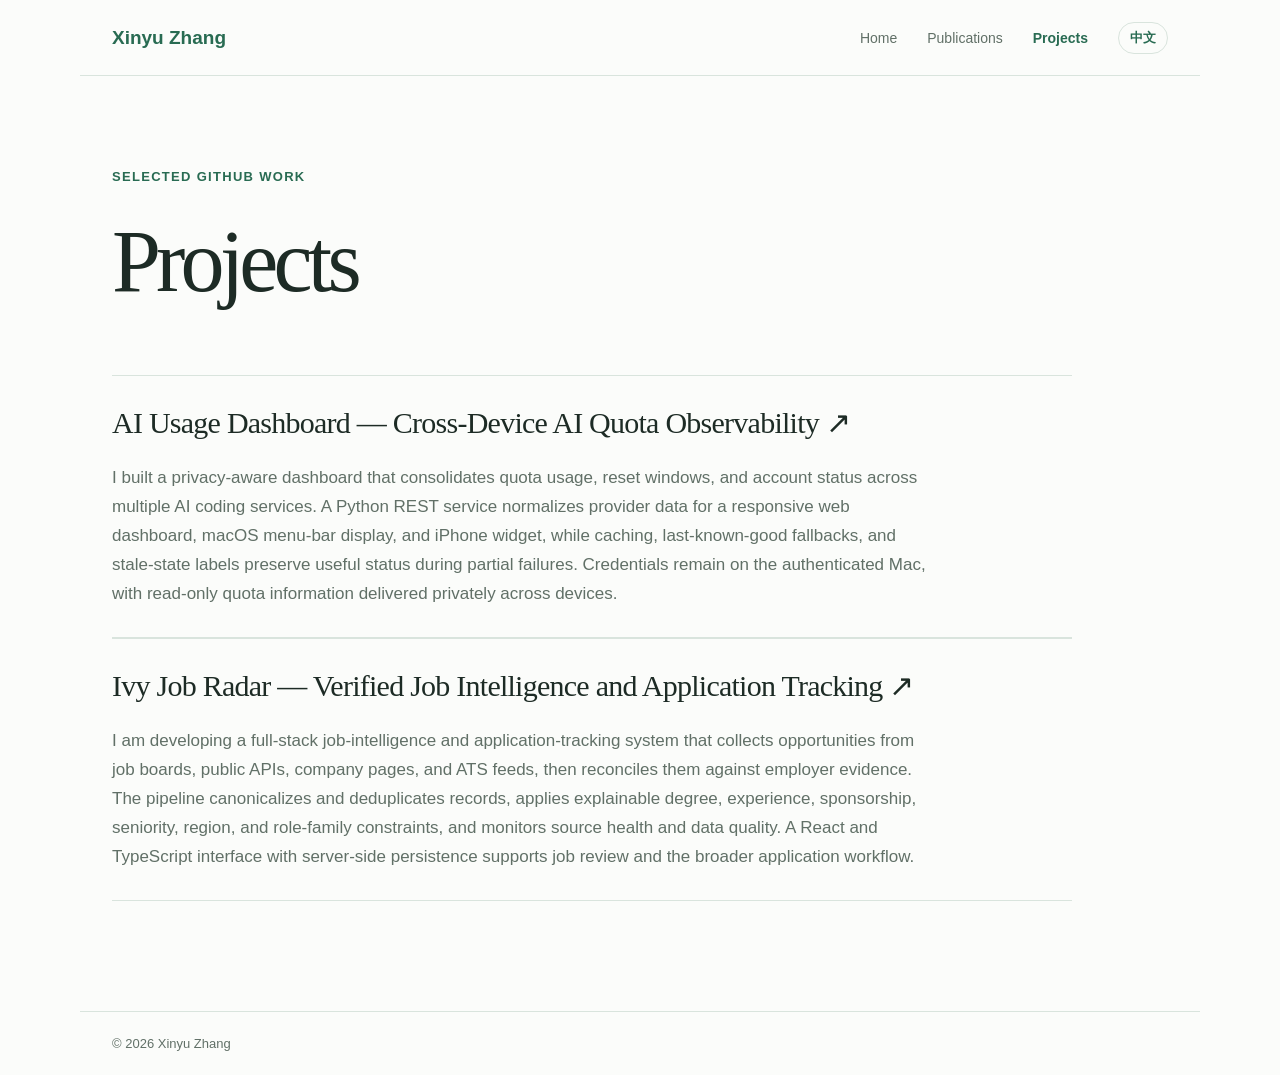
<file: projects/index.html>
<!doctype html>
<html lang="en">
<head>
  <meta charset="utf-8">
  <meta name="viewport" content="width=device-width, initial-scale=1">
  <meta http-equiv="Cache-Control" content="no-cache, no-store, must-revalidate">
  <meta http-equiv="Pragma" content="no-cache">
  <meta http-equiv="Expires" content="0">
  <meta name="description" content="GitHub projects by Xinyu Zhang.">
  <title>Projects | Xinyu Zhang</title>
  <link rel="icon" href="../favicon.svg" type="image/svg+xml">
  <link rel="stylesheet" href="../styles.css?v=20260801f">
  <script src="../script.js?v=20260801f" defer></script>
</head>
<body>
  <header class="site-header">
    <a class="brand" href="../">Xinyu Zhang</a>
    <button class="menu-button" type="button" aria-label="Toggle navigation" aria-expanded="false"><span></span><span></span></button>
    <nav class="nav" aria-label="Main navigation">
      <a href="../" data-en="Home" data-zh="首页">Home</a>
      <a href="/publications/?v=20260801f" data-en="Publications" data-zh="论文">Publications</a>
      <a href="/projects/?v=20260801f" aria-current="page" data-en="Projects" data-zh="项目">Projects</a>
      <button class="language-toggle" type="button" aria-label="切换到中文">中文</button>
    </nav>
  </header>
  <main class="page">
    <div class="page-heading">
      <p class="eyebrow" data-en="Selected GitHub work" data-zh="GitHub 项目">Selected GitHub work</p>
      <h1 data-en="Projects" data-zh="项目">Projects</h1>
    </div>
    <article class="projects-placeholder">
      <h2>
        <a href="https://github.com/XinyuIvy/ai-usage-check" target="_blank" rel="noopener noreferrer">
          AI Usage Dashboard — Cross-Device AI Quota Observability ↗
        </a>
      </h2>
      <p data-en="I built a privacy-aware dashboard that consolidates quota usage, reset windows, and account status across multiple AI coding services. A Python REST service normalizes provider data for a responsive web dashboard, macOS menu-bar display, and iPhone widget, while caching, last-known-good fallbacks, and stale-state labels preserve useful status during partial failures. Credentials remain on the authenticated Mac, with read-only quota information delivered privately across devices."
         data-zh="我开发了一个注重隐私的跨设备仪表板，用于整合多个 AI 编程服务的配额使用情况、重置时间和账户状态。Python REST 服务将不同服务商的数据标准化，并供响应式网页、macOS 菜单栏和 iPhone 小组件共同使用；缓存、最近一次有效结果和过期状态标记可在部分服务故障时保留可解释的信息。登录凭据始终保留在已认证的 Mac 上，跨设备仅私密传输只读的配额信息。">I built a privacy-aware dashboard that consolidates quota usage, reset windows, and account status across multiple AI coding services. A Python REST service normalizes provider data for a responsive web dashboard, macOS menu-bar display, and iPhone widget, while caching, last-known-good fallbacks, and stale-state labels preserve useful status during partial failures. Credentials remain on the authenticated Mac, with read-only quota information delivered privately across devices.</p>
    </article>
    <article class="projects-placeholder">
      <h2>
        <a href="https://github.com/XinyuIvy/ivy-job-radar" target="_blank" rel="noopener noreferrer">
          Ivy Job Radar — Verified Job Intelligence and Application Tracking ↗
        </a>
      </h2>
      <p data-en="I am developing a full-stack job-intelligence and application-tracking system that collects opportunities from job boards, public APIs, company pages, and ATS feeds, then reconciles them against employer evidence. The pipeline canonicalizes and deduplicates records, applies explainable degree, experience, sponsorship, seniority, region, and role-family constraints, and monitors source health and data quality. A React and TypeScript interface with server-side persistence supports job review and the broader application workflow."
         data-zh="我正在开发一个全栈职位情报与申请管理系统，从招聘平台、公共 API、公司官网和 ATS 数据源收集职位，并利用雇主官方证据进行核验。数据流程会对记录进行标准化与去重，使用可解释的学历、经验、签证、职级、地区和岗位类别条件完成筛选，同时监控数据源健康状态与数据质量。React 与 TypeScript 界面结合服务端持久化，用于职位审阅和后续申请流程管理。">I am developing a full-stack job-intelligence and application-tracking system that collects opportunities from job boards, public APIs, company pages, and ATS feeds, then reconciles them against employer evidence. The pipeline canonicalizes and deduplicates records, applies explainable degree, experience, sponsorship, seniority, region, and role-family constraints, and monitors source health and data quality. A React and TypeScript interface with server-side persistence supports job review and the broader application workflow.</p>
    </article>
  </main>
  <footer class="footer">© <span data-current-year></span> Xinyu Zhang</footer>
</body>
</html>
</file>
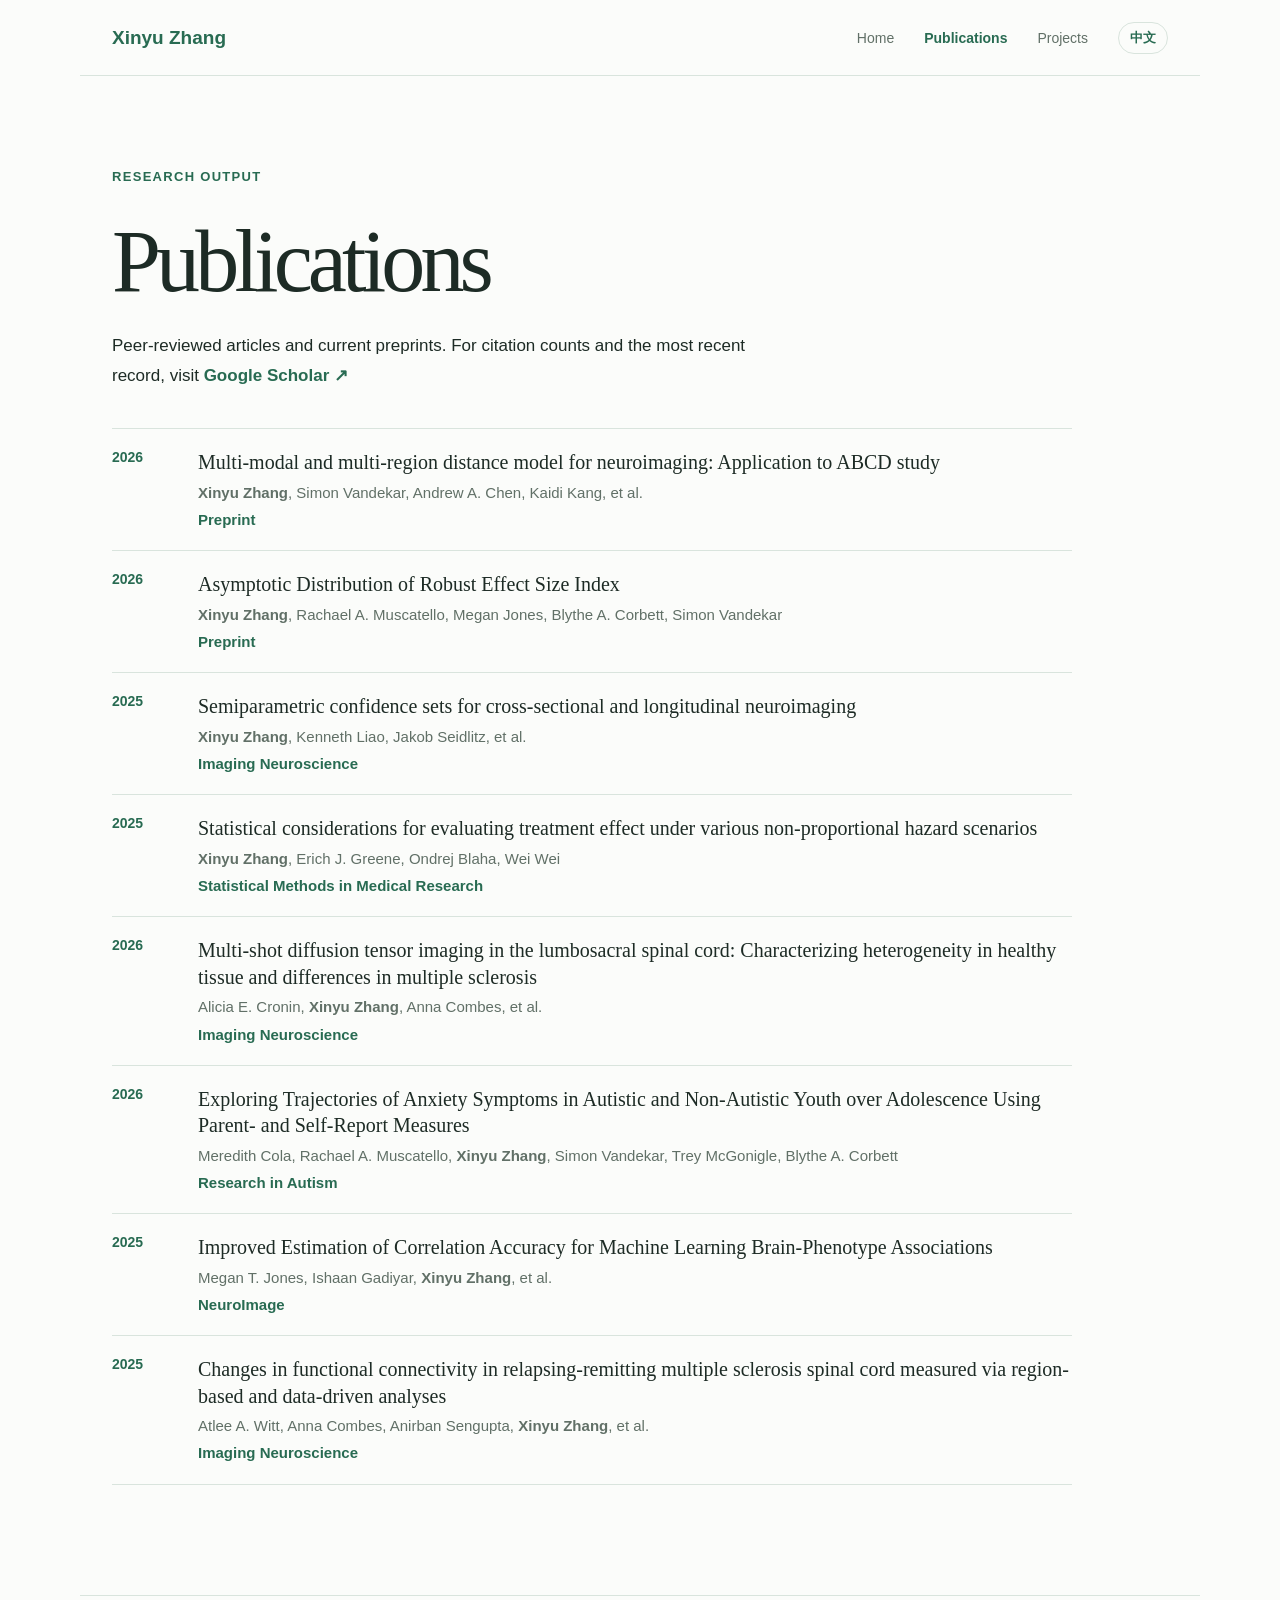
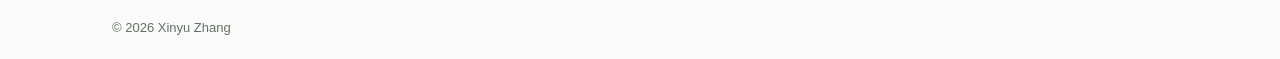
<file: publications/index.html>
<!doctype html>
<html lang="en">
<head>
  <meta charset="utf-8">
  <meta name="viewport" content="width=device-width, initial-scale=1">
  <meta http-equiv="Cache-Control" content="no-cache, no-store, must-revalidate">
  <meta http-equiv="Pragma" content="no-cache">
  <meta http-equiv="Expires" content="0">
  <meta name="description" content="Publications by Xinyu Zhang.">
  <title>Publications | Xinyu Zhang</title>
  <link rel="icon" href="../favicon.svg" type="image/svg+xml">
  <link rel="stylesheet" href="../styles.css?v=20260731c">
  <script src="../script.js?v=20260731c" defer></script>
</head>
<body>
  <header class="site-header">
    <a class="brand" href="../">Xinyu Zhang</a>
    <button class="menu-button" type="button" aria-label="Toggle navigation" aria-expanded="false"><span></span><span></span></button>
    <nav class="nav" aria-label="Main navigation">
      <a href="../" data-en="Home" data-zh="首页">Home</a>
      <a href="/publications/?v=20260731b" aria-current="page" data-en="Publications" data-zh="论文">Publications</a>
      <a href="/projects/?v=20260731b" data-en="Projects" data-zh="项目">Projects</a>
      <button class="language-toggle" type="button" aria-label="切换到中文">中文</button>
    </nav>
  </header>

  <main class="page">
    <div class="page-heading publications-heading">
      <p class="eyebrow" data-en="Research output" data-zh="研究成果">Research output</p>
      <h1 data-en="Publications" data-zh="论文">Publications</h1>
      <p><span data-en="Peer-reviewed articles and current preprints. For citation counts and the most recent record, visit " data-zh="以下为同行评审论文和当前预印本。引用次数及最新记录请访问 ">Peer-reviewed articles and current preprints. For citation counts and the most recent record, visit </span><a href="https://scholar.google.com/citations?user=d1JpBJkAAAAJ&hl=en&inst=747703087653483262" target="_blank" rel="noreferrer">Google Scholar ↗</a></p>
    </div>

    <div class="publication-list">
      <article class="publication"><span class="year">2026</span><div><h2><a href="https://pubmed.ncbi.nlm.nih.gov/41648174/" target="_blank" rel="noreferrer">Multi-modal and multi-region distance model for neuroimaging: Application to ABCD study</a></h2><p data-preserve-name><strong>Xinyu Zhang</strong>, Simon Vandekar, Andrew A. Chen, Kaidi Kang, et al.</p><p class="venue">Preprint</p></div></article>
      <article class="publication"><span class="year">2026</span><div><h2><a href="https://arxiv.org/abs/2601.19004" target="_blank" rel="noreferrer">Asymptotic Distribution of Robust Effect Size Index</a></h2><p data-preserve-name><strong>Xinyu Zhang</strong>, Rachael A. Muscatello, Megan Jones, Blythe A. Corbett, Simon Vandekar</p><p class="venue">Preprint</p></div></article>
      <article class="publication"><span class="year">2025</span><div><h2><a href="https://pubmed.ncbi.nlm.nih.gov/41190332/" target="_blank" rel="noreferrer">Semiparametric confidence sets for cross-sectional and longitudinal neuroimaging</a></h2><p data-preserve-name><strong>Xinyu Zhang</strong>, Kenneth Liao, Jakob Seidlitz, et al.</p><p class="venue">Imaging Neuroscience</p></div></article>
      <article class="publication"><span class="year">2025</span><div><h2><a href="https://doi.org/10.1177/09622802241313297" target="_blank" rel="noreferrer">Statistical considerations for evaluating treatment effect under various non-proportional hazard scenarios</a></h2><p data-preserve-name><strong>Xinyu Zhang</strong>, Erich J. Greene, Ondrej Blaha, Wei Wei</p><p class="venue">Statistical Methods in Medical Research</p></div></article>
      <article class="publication"><span class="year">2026</span><div><h2><a href="https://direct.mit.edu/imag/article/doi/10.1162/IMAG.a.1296/137286/Multi-shot-diffusion-tensor-imaging-in-the" target="_blank" rel="noreferrer">Multi-shot diffusion tensor imaging in the lumbosacral spinal cord: Characterizing heterogeneity in healthy tissue and differences in multiple sclerosis</a></h2><p data-preserve-name>Alicia E. Cronin, <strong>Xinyu Zhang</strong>, Anna Combes, et al.</p><p class="venue">Imaging Neuroscience</p></div></article>
      <article class="publication"><span class="year">2026</span><div><h2><a href="https://pubmed.ncbi.nlm.nih.gov/41716690/" target="_blank" rel="noreferrer">Exploring Trajectories of Anxiety Symptoms in Autistic and Non-Autistic Youth over Adolescence Using Parent- and Self-Report Measures</a></h2><p data-preserve-name>Meredith Cola, Rachael A. Muscatello, <strong>Xinyu Zhang</strong>, Simon Vandekar, Trey McGonigle, Blythe A. Corbett</p><p class="venue">Research in Autism</p></div></article>
      <article class="publication"><span class="year">2025</span><div><h2><a href="https://pubmed.ncbi.nlm.nih.gov/41383771/" target="_blank" rel="noreferrer">Improved Estimation of Correlation Accuracy for Machine Learning Brain-Phenotype Associations</a></h2><p data-preserve-name>Megan T. Jones, Ishaan Gadiyar, <strong>Xinyu Zhang</strong>, et al.</p><p class="venue">NeuroImage</p></div></article>
      <article class="publication"><span class="year">2025</span><div><h2><a href="https://pubmed.ncbi.nlm.nih.gov/40800997/" target="_blank" rel="noreferrer">Changes in functional connectivity in relapsing-remitting multiple sclerosis spinal cord measured via region-based and data-driven analyses</a></h2><p data-preserve-name>Atlee A. Witt, Anna Combes, Anirban Sengupta, <strong>Xinyu Zhang</strong>, et al.</p><p class="venue">Imaging Neuroscience</p></div></article>
    </div>
  </main>
  <footer class="footer">© <span data-current-year></span> Xinyu Zhang</footer>
</body>
</html>
</file>
<file: styles.css>
:root { --ink:#1d2b25; --green:#286b52; --paper:#fbfcfa; --line:#d9e4dd; --muted:#617067; }
* { box-sizing:border-box; }
body { margin:0; background:var(--paper); color:var(--ink); font-family:Arial,Helvetica,sans-serif; -webkit-font-smoothing:antialiased; }
a { color:inherit; text-decoration:none; }
button { font:inherit; }
.site-header { height:76px; display:flex; align-items:center; justify-content:space-between; max-width:1120px; margin:0 auto; padding:0 32px; border-bottom:1px solid var(--line); }
.brand { color:var(--green); font-size:19px; font-weight:700; }
.nav { display:flex; align-items:center; gap:30px; }
.nav a { color:var(--muted); font-size:14px; }
.nav a:hover,.nav a[aria-current="page"] { color:var(--green); }
.nav a[aria-current="page"] { font-weight:700; }
.menu-button { display:none; border:0; background:transparent; padding:8px; }
.language-toggle { padding:6px 11px; border:1px solid var(--line); border-radius:999px; background:transparent; color:var(--green); font-size:13px; font-weight:700; cursor:pointer; }
.language-toggle:hover { background:#f1f6f2; }
.home,.page { max-width:1120px; min-height:calc(100vh - 150px); margin:0 auto; padding:90px 32px 110px; }
.home { display:flex; align-items:center; }
.home-grid { width:100%; display:grid; grid-template-columns:.68fr 1.32fr; gap:88px; align-items:start; }
.identity { min-width:0; text-align:center; overflow:hidden; }
.eyebrow { margin:0 0 30px; color:var(--green)!important; font-size:13px!important; font-weight:700; letter-spacing:.1em; text-transform:uppercase; white-space:nowrap; }
h1 { margin:0; font-family:Georgia,"Times New Roman",serif; font-size:clamp(60px,8vw,100px); font-weight:400; line-height:.98; letter-spacing:-.055em; }
.identity-intro { display:flex; flex-direction:column; align-items:center; gap:0; }
.identity-intro h1 { margin-top:24px; font-family:Georgia,"Times New Roman",serif; font-size:clamp(34px,3.4vw,48px); font-weight:700; line-height:1.08; letter-spacing:-.035em; }
.profile-photo { width:280px; max-width:100%; height:350px; max-height:350px; flex:0 0 auto; display:block; position:static; object-fit:cover; object-position:50% 48%; border:1px solid var(--line); background:transparent; }
.role { margin:14px 0 0; color:var(--muted); font-size:17px; line-height:1.5; }
.expected-graduation { margin:3px 0 0; color:var(--muted); font-size:15px; line-height:1.5; }
.contact-email { display:block; margin-top:3px; color:var(--green); font-size:15px; line-height:1.5; }
.contact-email:hover { text-decoration:underline; }
.profile-links { display:flex; flex-wrap:wrap; justify-content:center; gap:12px 20px; margin-top:24px; }
.profile-links a { color:var(--green); font-size:14px; font-weight:700; }
.biography { padding-top:46px; }
.biography p { margin:0 0 20px; color:var(--ink); }
.biography p,.page-heading p,.project p { font-size:17px; line-height:1.75; }
.biography .lead { margin-top:0; }
.biography .personal-intro { margin:0; }
.inline-links { margin-top:26px; }
.inline-links a,.page-heading a { color:var(--green); font-weight:700; }
.page { padding-top:90px; }
.page-heading { max-width:820px; margin-bottom:70px; }
.page-heading h1 { font-size:clamp(58px,7vw,88px); }
.page-heading p:last-child { max-width:680px; margin-top:26px; }
.publication-list,.project-list { border-top:1px solid var(--line); }
.subsection-heading { margin:110px 0 45px; }
.subsection-heading h2 { margin:0; font-family:Georgia,"Times New Roman",serif; font-size:clamp(46px,6vw,70px); font-weight:400; letter-spacing:-.045em; }
.publication { display:grid; grid-template-columns:90px 1fr; gap:30px; padding:30px 0; border-bottom:1px solid var(--line); }
.year { color:var(--green); font-size:14px; font-weight:700; }
.publication h2,.project h2 { margin:0; font-family:Georgia,"Times New Roman",serif; font-size:23px; font-weight:400; line-height:1.4; }
.publication h2 a:hover { color:var(--green); }
.publication p { margin:10px 0 0; color:var(--muted); font-size:15px; line-height:1.55; }
.publication .venue { color:var(--green); font-weight:700; }
.project { display:grid; grid-template-columns:1fr 1.35fr; gap:70px; padding:34px 0; border-bottom:1px solid var(--line); }
.project p { margin:0; }
.footer { max-width:1120px; margin:0 auto; padding:24px 32px; border-top:1px solid var(--line); color:var(--muted); font-size:13px; }
@media (max-width:760px) {
  .site-header { height:64px; padding:0 20px; }
  .menu-button { display:grid; gap:6px; cursor:pointer; }
  .menu-button span { width:24px; border-top:1px solid var(--ink); }
  .nav { display:none; position:absolute; top:64px; left:0; right:0; z-index:10; padding:24px 20px; background:var(--paper); border-top:1px solid var(--line); border-bottom:1px solid var(--line); flex-direction:column; }
  .nav.open { display:flex; }
  .home,.page { min-height:auto; padding:58px 20px 70px; }
  .home-grid { grid-template-columns:1fr; gap:48px; }
  .eyebrow { margin-bottom:24px; font-size:12px!important; white-space:normal; }
  .identity-intro h1 { margin-top:20px; font-size:36px; }
  .profile-photo { width:min(82vw,270px); height:auto; max-height:338px; aspect-ratio:4/5; }
  .role { font-size:16px; }
  .contact-email { font-size:14px; }
  .profile-links { margin-top:22px; }
  .biography { padding-top:0; text-align:left; }
  .page-heading { margin-bottom:50px; }
  .publication { grid-template-columns:54px 1fr; gap:16px; }
  .project { grid-template-columns:1fr; gap:12px; }
  .footer { padding:22px 20px; }
}

/* Compact publication page */
.publication-list { max-width:960px; }
.publication { grid-template-columns:64px 1fr; gap:22px; padding:20px 0; }
.publication h2 { font-size:20px; line-height:1.32; }
.publication p { margin-top:6px; line-height:1.42; }
.page-heading.publications-heading { margin-bottom:38px; }
.inline-links { display:flex; flex-wrap:wrap; gap:12px 24px; }
.projects-placeholder { width:100%; max-width:960px; padding:28px 0; border-top:1px solid var(--line); border-bottom:1px solid var(--line); }
.projects-placeholder h2 { margin:0 0 22px; font-family:Georgia,"Times New Roman",serif; font-size:30px; font-weight:400; line-height:1.28; letter-spacing:-.025em; }
.projects-placeholder h2 a:hover { color:var(--green); }
.projects-placeholder p { margin:0; max-width:820px; color:var(--muted); font-size:17px; line-height:1.7; }
@media (max-width:760px) {
  .publication { grid-template-columns:48px 1fr; gap:12px; padding:18px 0; }
  .publication h2 { font-size:18px; }
}
</file>
